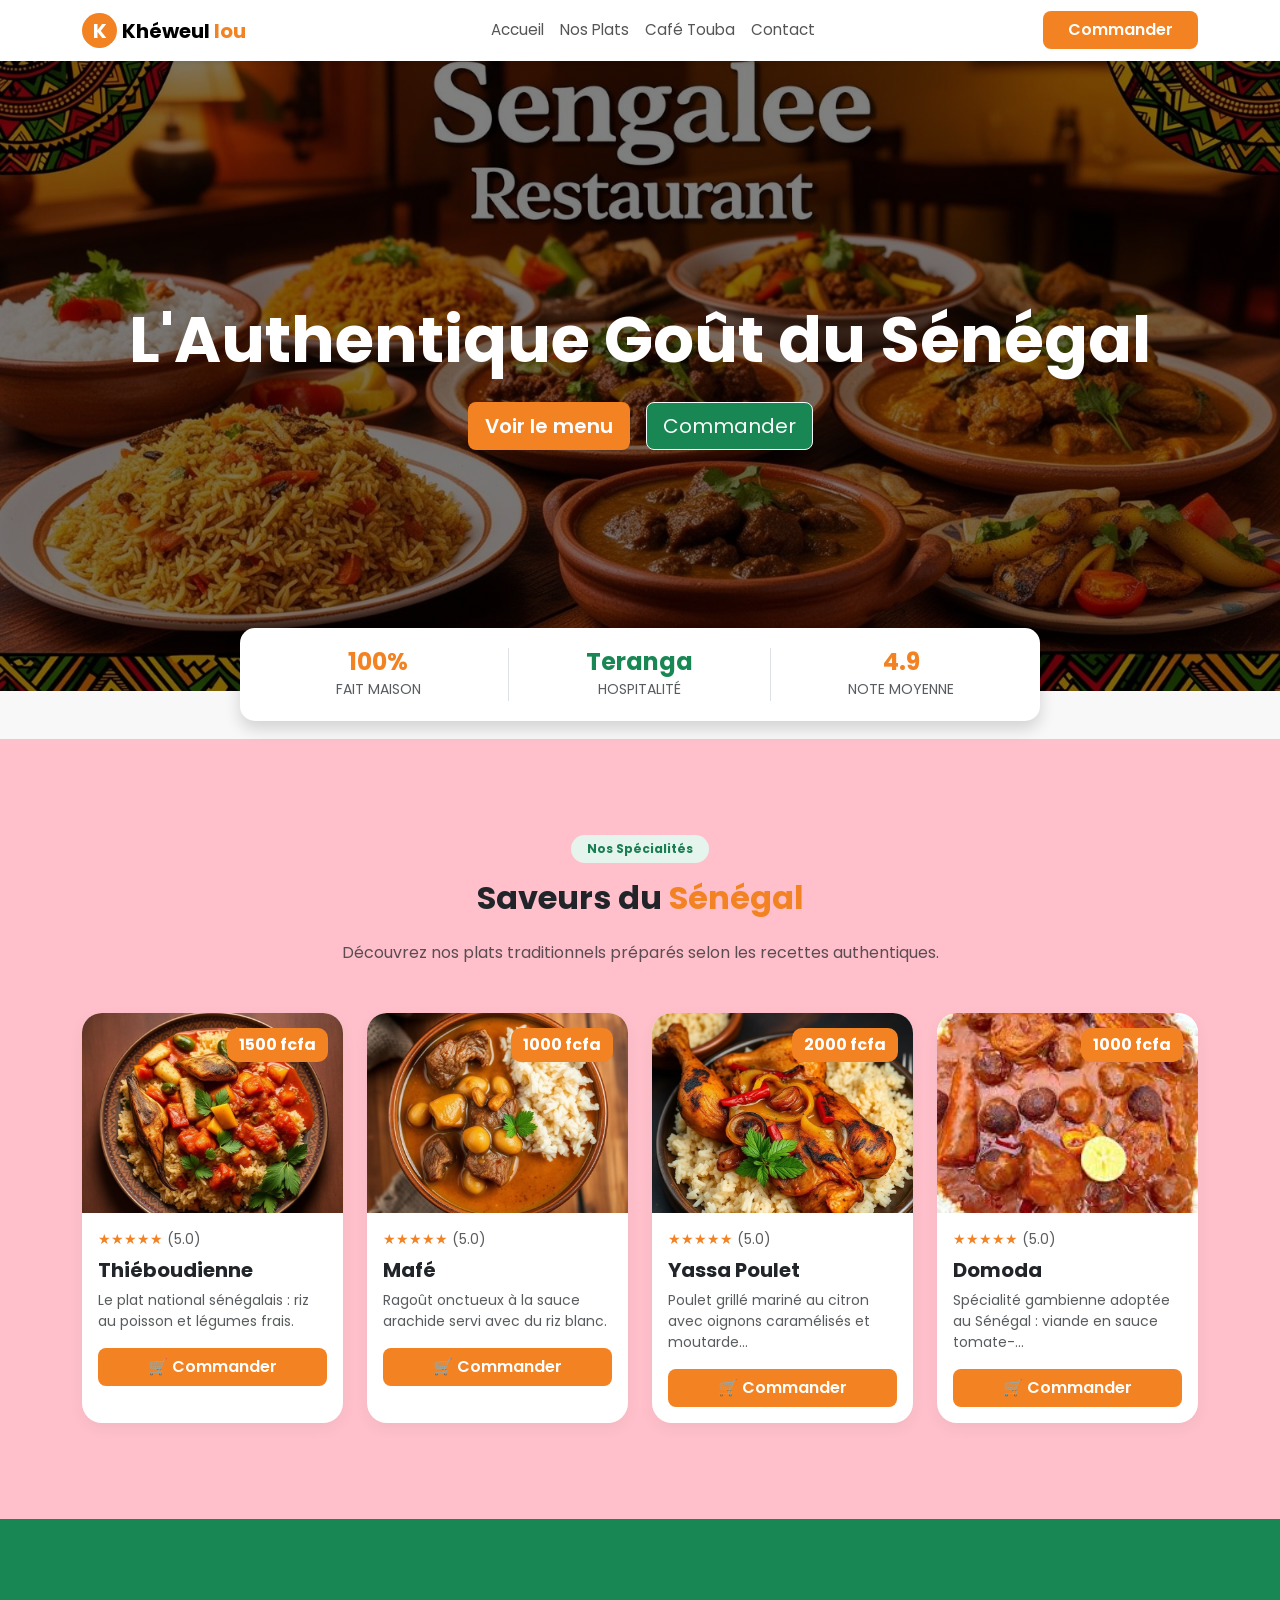
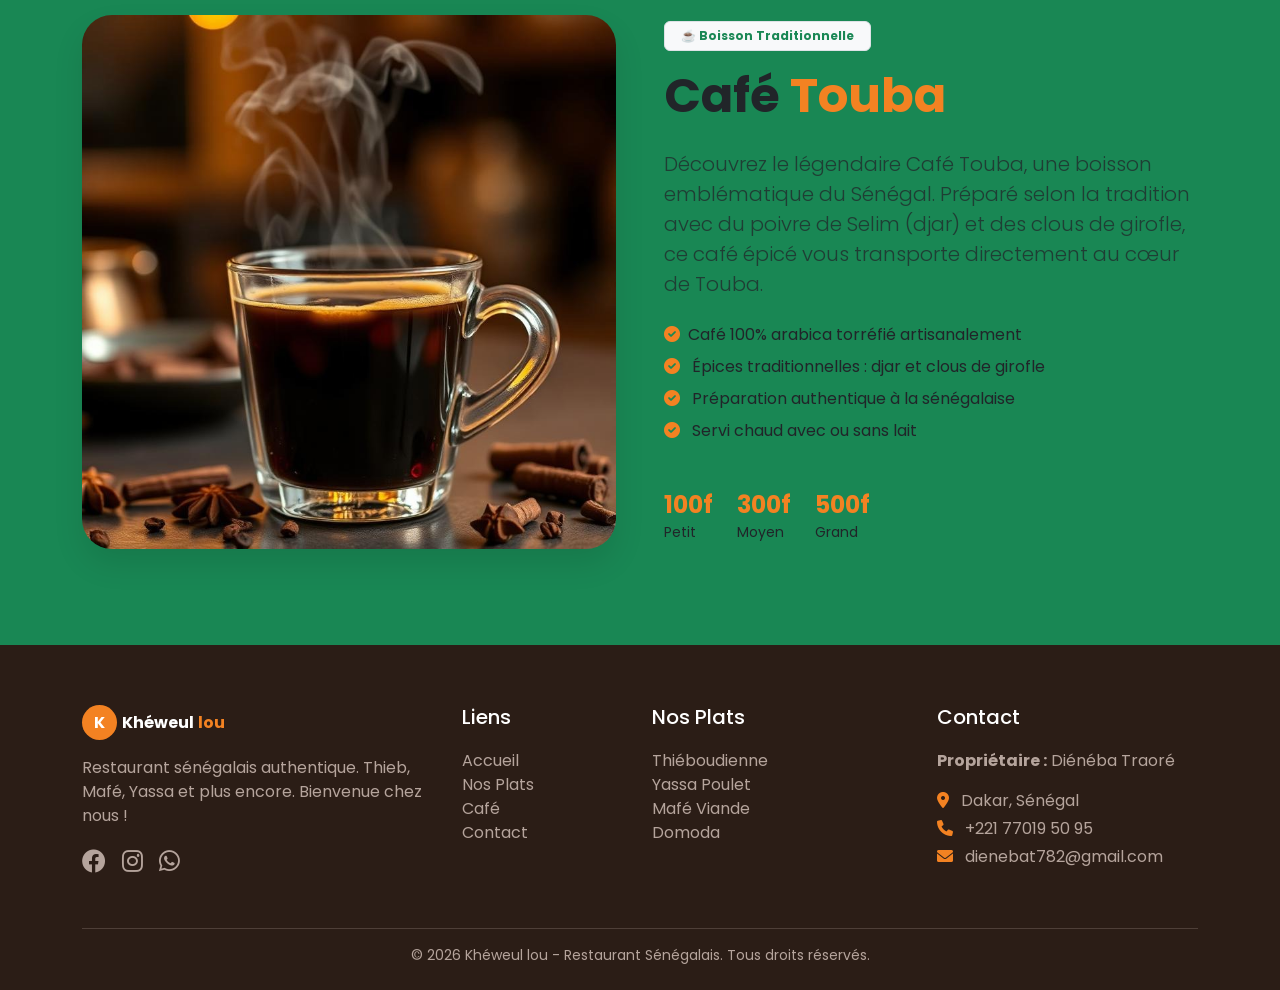
<file: index.html>
<!DOCTYPE html>
<html lang="fr">
<head>
    <meta charset="UTF-8">
    <meta name="viewport" content="width=device-width, initial-scale=1.0">
    <title>Khéweul Lou - Restaurant Sénégalais</title>
    <link href="https://cdn.jsdelivr.net/npm/bootstrap@5.3.0/dist/css/bootstrap.min.css" rel="stylesheet">
    <link href="https://fonts.googleapis.com/css2?family=Poppins:wght@300;400;600;700&display=swap" rel="stylesheet">
    <link rel="stylesheet" href="https://cdnjs.cloudflare.com/ajax/libs/font-awesome/6.0.0/css/all.min.css">
	<link rel="stylesheet" href="style.css">
    <style>

    </style>
</head>
<body>

    <nav class="navbar navbar-expand-lg navbar-light bg-white sticky-top shadow-sm">
        <div class="container">
            <a class="navbar-brand fw-bold d-flex align-items-center" href="#">
                <span class="circle-logo">K</span> Khéweul <span class="text-orange ms-1">lou</span>
            </a>
            <button class="navbar-toggler" type="button" data-bs-toggle="collapse" data-bs-target="#navbarNav">
                <span class="navbar-toggler-icon"></span>
            </button>
            <div class="collapse navbar-collapse" id="navbarNav">
                <ul class="navbar-nav mx-auto">
                    <li class="nav-item"><a class="nav-link" href="#accueil">Accueil</a></li>
                    <li class="nav-item"><a class="nav-link" href="#plats">Nos Plats</a></li>
                    <li class="nav-item"><a class="nav-link" href="#cafe">Café Touba</a></li>
                    <li class="nav-item"><a class="nav-link" href="#contact">Contact</a></li>
                </ul>
                <a href="#" class="btn btn-orange px-4">Commander</a>
            </div>
        </div>
    </nav>

    <section class="hero" id="accueil">
        <div class="text-center">
            <h1 class="display-3 fw-bold mb-4">L'Authentique Goût du Sénégal</h1>
            <div class="d-flex gap-3 justify-content-center">
                <a href="#plats" class="btn btn-orange btn-lg">Voir le menu</a>
                <a href="#" class="btn btn-outline-light  bg-success btn-lg ">Commander</a>
            </div>
        </div>

        <div class="stats-card container shadow">
            <div class="row text-center text-dark">
                <div class="col-4 border-end">
                    <h4 class="fw-bold mb-0 text-orange">100%</h4>
                    <small class="text-muted text-uppercase">Fait Maison</small>
                </div>
                <div class="col-4 border-end">
                    <h4 class="fw-bold mb-0 text-success">Teranga</h4>
                    <small class="text-muted text-uppercase">Hospitalité</small>
                </div>
                <div class="col-4">
                    <h4 class="fw-bold mb-0 text-orange">4.9</h4>
                    <small class="text-muted text-uppercase">Note moyenne</small>
                </div>
            </div>
        </div>
    </section>

    <section id="plats" class="py-5 mt-5" style="background-color: pink;">
        <div class="container py-5 text-center">
            <span class="badge rounded-pill px-3 py-2 mb-3" style="background: #e6f4ee; color: #1a7e53;">Nos Spécialités</span>
            <h2 class="fw-bold mb-4">Saveurs du <span class="text-orange">Sénégal</span></h2>
            <p class="text-muted mx-auto mb-5" style="max-width: 600px;">Découvrez nos plats traditionnels préparés selon les recettes authentiques.</p>

            <div class="row g-4 text-start">
                <div class="col-md-6 col-lg-3">
                    <div class="card plat-card h-100 position-relative">
                        <span class="price-tag">1500 fcfa</span>
                        <img src="images/photo2.jpeg" class="card-img-top" alt="Thieb" style="height: 200px; object-fit: cover;">
                        <div class="card-body">
                            <div class="text-orange mb-2 small">★★★★★ <span class="text-muted">(5.0)</span></div>
                            <h5 class="card-title fw-bold">Thiéboudienne</h5>
                            <p class="card-text text-muted small">Le plat national sénégalais : riz au poisson et légumes frais.</p>
                            <a href="#" class="btn btn-orange w-100">🛒 Commander</a>
                        </div>
                    </div>
                </div>
                <div class="col-md-6 col-lg-3">
                    <div class="card plat-card h-100 position-relative">
                        <span class="price-tag">1000 fcfa</span>
                        <img src="images/photo3.jpeg" class="card-img-top" alt="Mafé" style="height: 200px; object-fit: cover;">
                        <div class="card-body">
                            <div class="text-orange mb-2 small">★★★★★ <span class="text-muted">(5.0)</span></div>
                            <h5 class="card-title fw-bold">Mafé</h5>
                            <p class="card-text text-muted small">Ragoût onctueux à la sauce arachide servi avec du riz blanc.</p>
                            <a href="#" class="btn btn-orange w-100">🛒 Commander</a>
                        </div>
                    </div>
                </div>
				<div class="col-md-6 col-lg-3">
                    <div class="card plat-card h-100 position-relative">
                        <span class="price-tag">2000 fcfa</span>
                        <img src="images/photo4.jpeg" class="card-img-top" alt="Yassa" style="height: 200px; object-fit: cover;">
                        <div class="card-body">
                            <div class="text-orange mb-2 small">★★★★★ <span class="text-muted">(5.0)</span></div>
                            <h5 class="card-title fw-bold">Yassa Poulet</h5>
                            <p class="card-text text-muted small">Poulet grillé mariné au citron avec oignons caramélisés et moutarde...</p>
                            <a href="#" class="btn btn-orange w-100">🛒 Commander</a>
                        </div>
                    </div>
                </div>
				<div class="col-md-6 col-lg-3">
                    <div class="card plat-card h-100 position-relative">
                        <span class="price-tag">1000 fcfa</span>
                        <img src="images/photo6.jpg" class="card-img-top" alt="Domoda" style="height: 200px; object-fit: cover;">
                        <div class="card-body">
                            <div class="text-orange mb-2 small">★★★★★ <span class="text-muted">(5.0)</span></div>
                            <h5 class="card-title fw-bold">Domoda</h5>
                            <p class="card-text text-muted small">Spécialité gambienne adoptée au Sénégal : viande en sauce tomate-...</p>
                            <a href="#" class="btn btn-orange w-100">🛒 Commander</a>
                        </div>
                    </div>
                </div>
                </div>
        </div>
    </section>

    <section id="cafe" class="py-5 bg-success">
        <div class="container py-5">
            <div class="row align-items-center g-5">
                <div class="col-lg-6">
                    <img src="images/photo5.jpeg" alt="Café Touba" class="img-touba">
                </div>
                <div class="col-lg-6">
                    <span class="badge bg-light text-success border px-3 py-2 mb-3">☕ Boisson Traditionnelle</span>
                    <h2 class="display-5 fw-bold mb-4">Café <span class="text-orange">Touba</span></h2>
                    <p class="lead text-muted mb-4">Découvrez le légendaire Café Touba, une boisson emblématique du Sénégal. Préparé selon la tradition avec du poivre de Selim (djar) et des clous de girofle, ce café épicé vous transporte directement au cœur de Touba.</p>
                    <ul class="list-unstyled mb-5">
                        <li class="mb-2"><i class="fas fa-check-circle text-orange me-2"></i>Café 100% arabica torréfié artisanalement</li>
                        <li class="mb-2"><i class="fas fa-check-circle text-orange me-2"></i> Épices traditionnelles : djar et clous de girofle</li>
                        <li class="mb-2"><i class="fas fa-check-circle text-orange me-2"></i> Préparation authentique à la sénégalaise</li>
						 <li class="mb-2"><i class="fas fa-check-circle text-orange me-2"></i> Servi chaud avec ou sans lait</li>
                    </ul>
                    <div class="d-flex gap-4">
                        <div><h4 class="text-orange fw-bold mb-0">100f</h4><small>Petit</small></div>
                        <div><h4 class="text-orange fw-bold mb-0">300f</h4><small>Moyen</small></div>
                        <div><h4 class="text-orange fw-bold mb-0">500f</h4><small>Grand</small></div>
                    </div>
                </div>
            </div>
        </div>
    </section>

    <footer id="contact" class="pb-4">
        <div class="container">
            <div class="row g-4 mb-5">
                <div class="col-lg-4">
                    <a class="navbar-brand fw-bold d-flex align-items-center text-white mb-3" href="#">
                        <span class="circle-logo">K</span> Khéweul <span class="text-orange ms-1">lou</span>
                    </a>
                    <p>Restaurant sénégalais authentique. Thieb, Mafé, Yassa et plus encore. Bienvenue chez nous !</p>
                    <div class="d-flex gap-3">
                        <a href="https://www.facebook.com/login/?locale=fr_FR" class="fs-4"><i class="fab fa-facebook"></i></a>
                        <a href="https://www.instagram.com/" class="fs-4"><i class="fab fa-instagram"></i></a>
                        <a href="https://www.whatsapp.com/?lang=fr" class="fs-4"><i class="fab fa-whatsapp"></i></a>
                    </div>
                </div>
                <div class="col-lg-2">
                    <h5>Liens</h5>
                    <ul class="list-unstyled">
                        <li><a href="#accueil">Accueil</a></li>
                        <li><a href="#plats">Nos Plats</a></li>
                        <li><a href="#cafe">Café</a></li>
						 <li><a href="#cafe">Contact</a></li>
                    </ul>
                </div>
                <div class="col-lg-3">
                    <h5>Nos Plats</h5>
                    <ul class="list-unstyled">
                        <li><a href="#">Thiéboudienne</a></li>
                        <li><a href="#">Yassa Poulet</a></li>
                        <li><a href="#">Mafé Viande</a></li>
						<li><a href="#">Domoda</a></li>
                    </ul>
                </div>
                <div class="col-lg-3">
                    <h5>Contact</h5>
					<p><strong>Propriétaire :</strong> Diénéba  Traoré</p>
                    <p class="mb-1"><i class="fas fa-map-marker-alt me-2 text-orange"></i> Dakar, Sénégal</p>
                    <p class="mb-1"><i class="fas fa-phone me-2 text-orange"></i> +221 77019 50 95</p>
                    <p class="mb-1"><i class="fas fa-envelope me-2 text-orange"></i> dienebat782@gmail.com</p>
                </div>
            </div>
            <hr class="bg-secondary">
            <div class="text-center small">
                © 2026 Khéweul lou - Restaurant Sénégalais. Tous droits réservés.
            </div>
        </div>
    </footer>

    <script src="https://cdn.jsdelivr.net/npm/bootstrap@5.3.0/dist/js/bootstrap.bundle.min.js"></script>
</body>
</html>
</file>
<file: style.css>
:root { --orange-k: #f38222; --dark-k: #2b1d16; }
				body { font-family: 'Poppins', sans-serif; 
					background-color: #f8f8f8; 
					}
        .text-orange { 
					color: var(--orange-k); 
					}
        .bg-orange { 
				background-color: var(--orange-k);
				color: white; 
		}
        .btn-orange { 
			background-color: var(--orange-k); 	
			color: white; border-radius: 8px; 
			font-weight: 600;
			}
        .btn-orange:hover { 
					background-color: #d9731d; 
					color: white; 
					}
								
		.navbar ul li a {
			text-decoration: none;
			color: #555;
			font-size: 0.95rem;
			transition: 0.3s;
			}
			.navbar ul li a.active {
							color: #333;
							font-weight: 600;
										}

		.navbar ul li a:hover {
						color: #f38222;
						}
        
        /* Custom Header */
        .circle-logo { 
					background: var(--orange-k); 
					color: white; 
					width: 35px; height: 35px; 
					border-radius: 50%; 
					display: inline-flex; 
					align-items: center; justify-content: center;
					font-weight: bold; 
					margin-right: 5px;
					}
        
        /* Hero Section */
        .hero { 	
				background: linear-gradient(rgba(0,0,0,0.5), 
				rgba(0,0,0,0.5)), url('images/photo1.jpeg') center/cover;
				background-repeat: no-repeat; 
				background-position: center;
				height: 70vh; display: flex; 
				align-items: center; 
				justify-content: center; 
				color: white; 
				position: relative;
                background-size: cover;
					
				}
        .stats-card { 
				position: absolute; 
				bottom: -30px; 
				background: white;
				border-radius: 15px; 
				box-shadow: 0 10px 30px rgba(0,0,0,0.1); 
				padding: 20px; width: 90%;
				max-width: 800px; }

        /* Plats */
        .plat-card { 
					border: none;
					border-radius: 20px; 
					overflow: hidden; 
					transition: 0.3s;
					box-shadow: 0 5px 15px rgba(0,0,0,0.05);
					
					}
        .plat-card:hover { 
						transform: translateY(-10px); 
						}
        .price-tag { 
					position: absolute; 
					top: 15px; 
					right: 15px; 
					background: var(--orange-k); 
					color: white; 
					padding: 5px 12px; 
					border-radius: 10px; 
					font-weight: bold; 
					}
        
        /* Café Touba */
        .img-touba { 
					border-radius: 30px; 
					box-shadow: 0 15px 30px rgba(0,0,0,0.1); 
					width: 100%; 
					}
        
        /* Footer */
        footer {
				background-color: var(--dark-k); 
				color: #b5a49c; 
				padding-top: 60px;
				}
        footer h5 { 
					color: white; 
					margin-bottom: 20px; 
					}
        footer a { 
				color: #b5a49c; 
				text-decoration: none; 
				transition: 0.3s; }
        footer a:hover { 
					color: var(--orange-k); 
					}
</file>
